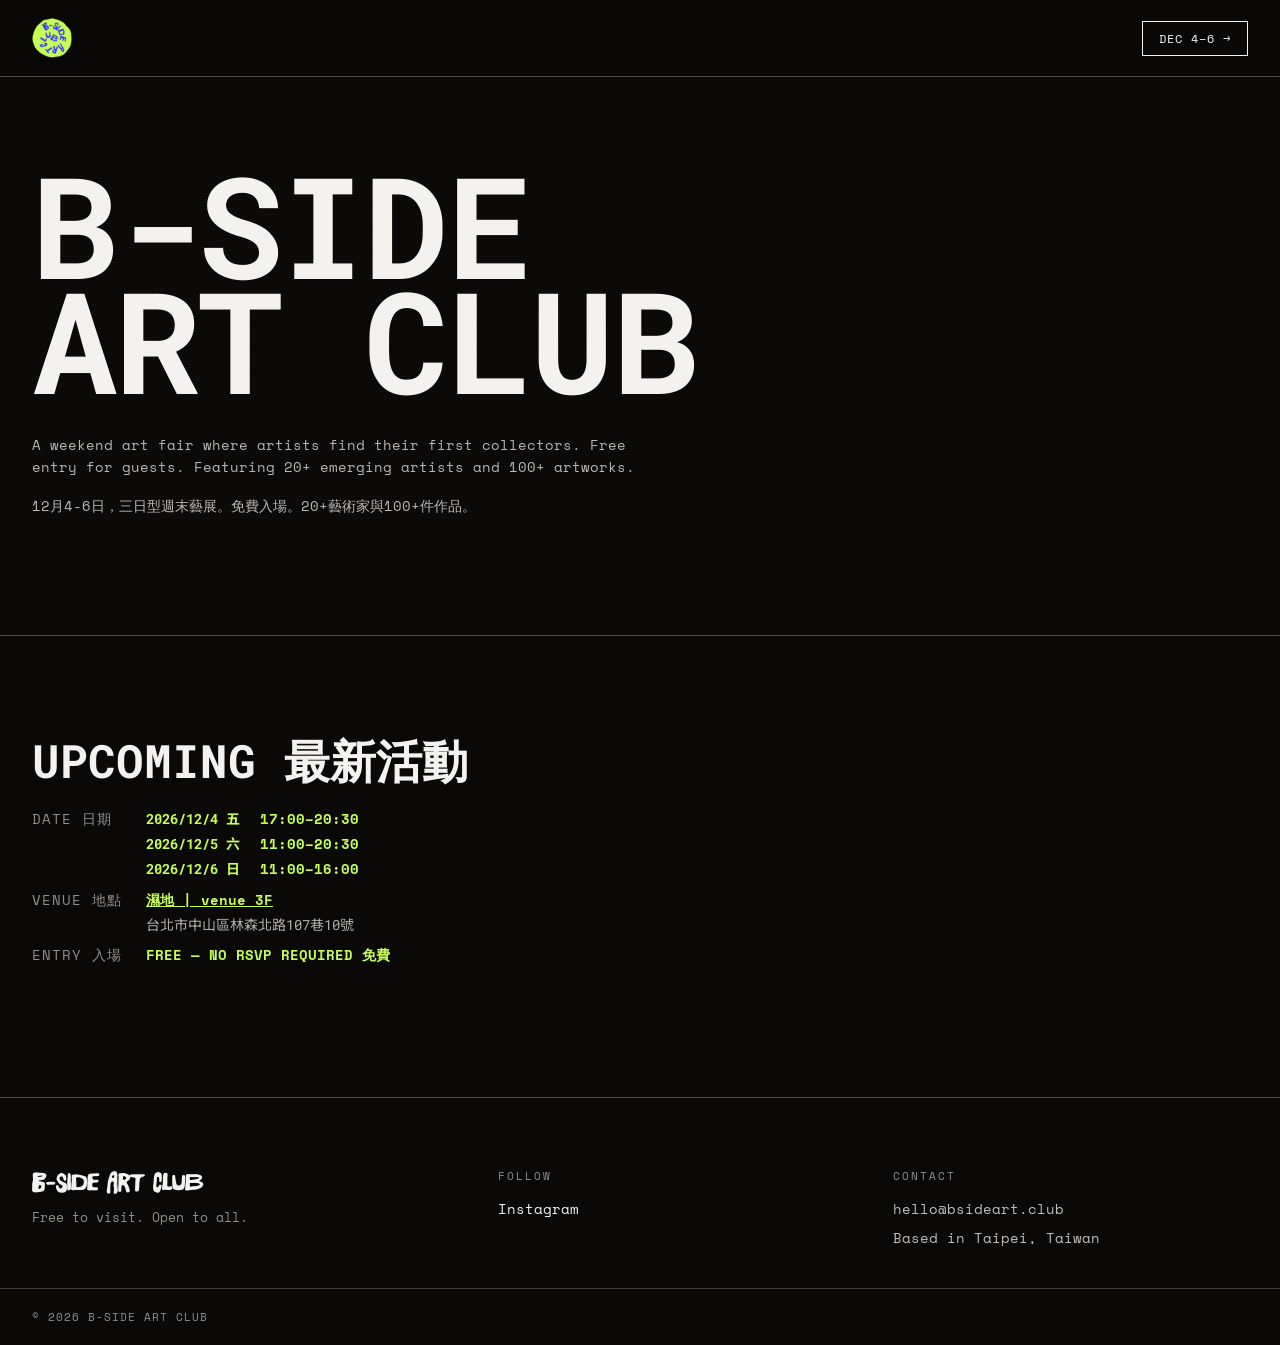
<file: index.html>
<!DOCTYPE html>
<html lang="zh-Hant">

<head>
  <meta charset="utf-8">
  <meta name="viewport" content="width=device-width, initial-scale=1">
  <title>B-Side Art Club</title>
  <meta name="description" content="B-Side Art Club — A weekend art fair. Dec 4–6, 2026 at 濕地 | venue 3F, Taipei. Free entry. 三日型週末藝展，免費入場。">
  <link rel="preconnect" href="https://fonts.googleapis.com">
  <link rel="preconnect" href="https://fonts.gstatic.com" crossorigin>
  <link
    href="https://fonts.googleapis.com/css2?family=Space+Mono:wght@400;700&family=Roboto+Mono:wght@400;700&family=Noto+Sans+TC:wght@400;700&display=swap"
    rel="stylesheet">
  <link href="lovely-mess-webfont-full/webfonts/lovely-mess.css" rel="stylesheet">
  <style>
    :root {
      --bg: oklch(0.14 0.005 90);
      --bg-alt: oklch(0.11 0.005 90);
      --fg: oklch(0.96 0.005 90);
      --accent: #C5FF55;
      --accent-hover: #F2FF66;
      --line: oklch(0.4 0.005 90);
      --line-soft: oklch(0.35 0.005 90);
      --muted-1: oklch(0.8 0.01 90);
      --muted-2: oklch(0.78 0.01 90);
      --muted-3: oklch(0.75 0.01 90);
      --muted-4: oklch(0.65 0.01 90);
      --muted-5: oklch(0.65 0.005 90);
      --mono: 'Space Mono', monospace;
      --mono-head: 'Roboto Mono', 'Space Mono', monospace;
      --mono-head-zh: 'Roboto Mono', 'Noto Sans TC', monospace;
    }

    * {
      box-sizing: border-box;
    }

    html,
    body {
      margin: 0;
      padding: 0;
    }

    body {
      background: var(--bg);
      color: var(--fg);
      font-family: var(--mono);
      width: 100%;
      overflow-x: hidden;
    }

    a {
      color: var(--accent);
      text-decoration: none;
      cursor: pointer;
    }

    a:hover {
      color: var(--accent-hover);
    }

    ::selection {
      background: var(--accent);
      color: var(--bg);
    }

    @keyframes bside-marquee {
      from {
        transform: translateX(0);
      }

      to {
        transform: translateX(-50%);
      }
    }

    .btn {
      display: inline-block;
      padding: 16px 28px;
      font-size: 13px;
      letter-spacing: 1.5px;
      font-weight: 700;
      border: 1px solid var(--fg);
      color: inherit;
      background: transparent;
    }

    .btn-solid {
      background: var(--fg);
      color: var(--bg);
      border-color: var(--fg);
    }

    .btn-accent {
      background: var(--accent);
      color: var(--bg);
      border-color: var(--accent);
    }

    /* NAV */
    .nav {
      position: sticky;
      top: 0;
      z-index: 50;
      display: flex;
      justify-content: space-between;
      align-items: center;
      gap: 16px;
      padding: 18px 32px;
      background: oklch(0.14 0.005 90 / 0.92);
      backdrop-filter: blur(4px);
      border-bottom: 1px solid var(--line);
    }

    .nav-logo {
      font-family: var(--mono-head);
      font-weight: 700;
      font-size: 18px;
      letter-spacing: 0.5px;
    }

    .nav-logo img {
      display: block;
      width: 40px;
      height: 40px;
    }

    .nav-links {
      display: flex;
      gap: 24px;
      font-size: 13px;
      letter-spacing: 1px;
    }

    .nav-links a {
      color: inherit;
    }

    .nav-cta {
      border: 1px solid var(--fg);
      padding: 8px 16px;
      font-size: 12px;
      letter-spacing: 1px;
      color: inherit;
      white-space: nowrap;
    }

    /* HERO */
    .hero {
      position: relative;
      padding: 90px 32px 100px;
      border-bottom: 1px solid var(--line);
      background-image: repeating-linear-gradient(0deg, oklch(0.96 0.005 90 / 0.03) 0px, transparent 1px, transparent 3px);
    }

    .eyebrow {
      font-size: 11px;
      letter-spacing: 3px;
      color: var(--accent);
      margin-bottom: 24px;
    }

    .hero-title {
      font-family: var(--mono-head);
      font-weight: 700;
      font-size: clamp(52px, 11vw, 160px);
      line-height: 0.82;
      letter-spacing: -2px;
      max-width: 1100px;
      text-wrap: pretty;
      margin: 0;
    }

    .hero-desc {
      display: flex;
      flex-wrap: wrap;
      gap: 16px 40px;
      margin-top: 36px;
      max-width: 640px;
      font-size: 14px;
      line-height: 1.6;
      color: var(--muted-2);
    }

    .hero-actions {
      display: flex;
      gap: 16px;
      margin-top: 40px;
      flex-wrap: wrap;
    }

    /* TICKER */
    .ticker {
      background: var(--accent);
      color: var(--bg);
      padding: 10px 0;
      overflow: hidden;
      white-space: nowrap;
      border-bottom: 1px solid var(--line);
    }

    .ticker-track {
      display: inline-block;
      white-space: nowrap;
      font-family: var(--mono-head);
      font-weight: 700;
      font-size: 15px;
      letter-spacing: 2px;
      animation: bside-marquee 18s linear infinite;
    }

    /* SECTION SHELL */
    section {
      padding: 100px 32px;
      border-bottom: 1px solid var(--line);
    }

    .section-label {
      font-size: 11px;
      letter-spacing: 3px;
      color: var(--accent);
      margin-bottom: 16px;
    }

    .grid-2 {
      display: grid;
      grid-template-columns: 1fr 1fr;
      gap: 60px;
    }

    /* ABOUT */
    .about-title {
      font-family: var(--mono-head);
      font-weight: 700;
      font-size: clamp(32px, 4vw, 56px);
      line-height: 1.02;
      margin: 0 0 28px;
      text-wrap: pretty;
    }

    .about-body {
      display: flex;
      flex-direction: column;
      gap: 18px;
      font-size: 15px;
      line-height: 1.7;
      color: var(--muted-1);
      max-width: 520px;
    }

    .about-body .highlight {
      color: var(--fg);
      font-weight: 700;
    }

    .about-images {
      display: grid;
      grid-template-columns: 1fr 1fr;
      gap: 12px;
      align-self: start;
    }

    .img-slot {
      display: flex;
      align-items: center;
      justify-content: center;
      text-align: center;
      padding: 12px;
      background: color-mix(in oklch, var(--fg) 6%, transparent);
      border: 1px dashed var(--line);
      color: var(--muted-4);
      font-size: 12px;
      letter-spacing: 0.5px;
      line-height: 1.5;
    }

    .img-slot--tall {
      aspect-ratio: 3 / 4;
      grid-row: span 2;
    }

    .img-slot--square {
      aspect-ratio: 1 / 1;
    }

    /* EVENT */
    .event-title {
      font-family: var(--mono-head);
      font-weight: 700;
      font-size: clamp(30px, 3.6vw, 46px);
      line-height: 1.05;
      margin: 0 0 24px;
      text-wrap: pretty;
    }

    .event-facts {
      display: grid;
      grid-template-columns: auto 1fr;
      gap: 10px 24px;
      font-size: 14px;
      margin-bottom: 32px;
    }

    .event-facts dt {
      color: var(--muted-4);
      letter-spacing: 1px;
    }

    .event-facts dd {
      margin: 0;
      font-weight: 700;
    }

    .event-facts dd a {
      text-decoration: underline;
      cursor: pointer;
    }

    .event-facts dd.accent {
      color: var(--accent);
    }

    .schedule {
      display: grid;
      grid-template-columns: auto 1fr;
      gap: 4px 20px;
    }

    .schedule .day {
      font-family: var(--mono-head-zh);
    }

    .venue-addr {
      display: block;
      margin-top: 4px;
      font-weight: 400;
      color: var(--muted-3);
      font-family: var(--mono-head-zh);
    }

    .lineup-label {
      font-size: 12px;
      letter-spacing: 2px;
      color: var(--muted-4);
      margin-bottom: 16px;
    }

    .lineup-box {
      border: 1px dashed var(--line);
      padding: 40px 24px;
      text-align: center;
    }

    .lineup-box strong {
      display: block;
      font-family: var(--mono-head);
      font-weight: 700;
      font-size: 22px;
      color: var(--accent);
    }

    .lineup-box span {
      display: block;
      font-size: 13px;
      color: var(--muted-4);
      margin-top: 10px;
    }

    /* FOOTER */
    .footer {
      padding: 70px 32px 40px;
      display: grid;
      grid-template-columns: 1.2fr 1fr 1fr;
      gap: 40px;
      border-bottom: none;
    }

    .footer-logo {
      font-family: 'LovelyMessRegular', var(--mono-head);
      font-weight: normal;
      font-size: 26px;
      margin-bottom: 12px;
    }

    .footer-tag {
      font-size: 13px;
      line-height: 1.6;
      color: var(--muted-4);
      max-width: 320px;
    }

    .footer-col-label {
      font-size: 11px;
      letter-spacing: 2px;
      color: var(--muted-4);
      margin-bottom: 14px;
    }

    .footer-links {
      display: flex;
      flex-direction: column;
      gap: 8px;
      font-size: 14px;
    }

    .footer-links a {
      color: inherit;
    }

    .footer-contact {
      display: flex;
      flex-direction: column;
      gap: 8px;
      font-size: 14px;
      color: var(--muted-1);
    }

    .footer-bottom {
      padding: 20px 32px;
      border-top: 1px solid var(--line-soft);
      font-size: 11px;
      letter-spacing: 1px;
      color: var(--muted-5);
      display: flex;
      justify-content: space-between;
      flex-wrap: wrap;
      gap: 8px;
    }

    @media (max-width: 800px) {
      .nav {
        padding: 14px 20px;
        flex-wrap: wrap;
      }

      .nav-links {
        display: none;
      }

      .hero {
        padding: 60px 20px 70px;
      }

      section {
        padding: 64px 20px;
      }

      .grid-2,
      .footer {
        grid-template-columns: 1fr;
        gap: 40px;
      }

      .about-images {
        align-self: auto;
      }

      .footer {
        padding: 50px 20px 30px;
      }

      .footer-bottom {
        padding: 16px 20px;
      }
    }
  </style>
</head>

<body>

  <!-- NAV -->
  <nav class="nav">
    <div class="nav-logo"><img src="android-chrome-192x192.png" alt="B-Side Art Club"></div>
    <!-- <div class="nav-links">
      <a href="#about">MANIFESTO</a>
      <a href="#event">NEXT UP</a>
      <a href="#artists">OPEN CALL</a>
    </div> -->
    <a href="#event" class="nav-cta">DEC 4–6 →</a>
  </nav>

  <!-- HERO -->
  <div class="hero">
    <h1 class="hero-title">B-SIDE<br>ART CLUB</h1>
    <div class="hero-desc">
      <div>A weekend art fair where artists find their first collectors. Free entry for guests. Featuring 20+ emerging
        artists and 100+ artworks.</div>
      <div>12月4-6日，三日型週末藝展。免費入場。20+藝術家與100+件作品。</div>
      <div class="hero-actions">
        <!-- <a href="#event" class="btn btn-solid">SEE NEXT EVENT →</a> -->
        <!-- <a href="#artists" class="btn">SUBMIT WORK</a> -->
      </div>
    </div>
  </div>

  <!-- TICKER
  <div class="ticker">
    <div class="ticker-track">FREE ENTRY &nbsp;·&nbsp; NO GATEKEEPING &nbsp;·&nbsp; ALL MEDIUMS WELCOME &nbsp;·&nbsp;
      CASH &amp; CARD &nbsp;·&nbsp; FREE ENTRY &nbsp;·&nbsp; NO GATEKEEPING &nbsp;·&nbsp; ALL MEDIUMS WELCOME
      &nbsp;·&nbsp; CASH &amp; CARD &nbsp;·</div>
  </div> -->

  <!-- ABOUT / MANIFESTO
  <section id="about" class="grid-2">
    <div>
      <div class="section-label">01 / MANIFESTO</div>
      <h2 class="about-title">WE'RE NOT A GALLERY. WE'RE A ROOM FULL OF PEOPLE WHO MAKE THINGS.</h2>
      <div class="about-body">
        <div>B-Side started because the front-of-house scene left too much on the cutting room floor. No submission fees
          that price out broke artists. No juried committee deciding what counts as "art." No white cube silence.</div>
        <div>Every market runs in a raw space — warehouses, basements, whatever venue will let us turn the sound system
          up. Vendors bring the work. We bring the crowd, the speakers, and a bar.</div>
        <div class="highlight">Free to attend. Join us, it's gonna be fun!</div>
      </div>
    </div>
    <div class="about-images">
      <div class="img-slot img-slot--tall">市集現場，遠景</div>
      <div class="img-slot img-slot--square">藝術家與人群</div>
      <div class="img-slot img-slot--square">攤位細節 / 刊物桌</div>
    </div>
  </section> -->

  <!-- NEXT EVENT -->
  <section id="event">
    <!-- <div class="section-label">01 / NEXT UP</div> -->
    <div style="grid-template-columns: 1.1fr 1fr;">
      <div>
        <h2 class="event-title">UPCOMING 最新活動</h2>
        <dl class="event-facts">
          <dt>DATE 日期</dt>
          <dd class="accent schedule">
            <span class="day">2026/12/4 五</span><span>17:00–20:30</span>
            <span class="day">2026/12/5 六</span><span>11:00–20:30</span>
            <span class="day">2026/12/6 日</span><span>11:00–16:00</span>
          </dd>
          <dt>VENUE 地點</dt>
          <dd>
            <a href="https://maps.app.goo.gl/T7mLmWGaYgYKjQZj6" target="_blank" rel="noopener noreferrer">濕地 | venue 3F</a>
            <span class="venue-addr">台北市中山區林森北路107巷10號</span>
          </dd>
          <dt>ENTRY 入場</dt>
          <dd class="accent">FREE — NO RSVP REQUIRED 免費</dd>
        </dl>
      </div>
      <!-- <div>
        <div class="lineup-label">LINEUP</div>
        <div class="lineup-box">
          <strong>LAUNCHING SOON</strong>
          <span>Artist lineup drops closer to the date.</span>
        </div>
      </div> -->
    </div>
  </section>

  <!-- FOOTER -->
  <div class="footer">
    <div>
      <div class="footer-logo">B-SIde Art Club</div>
      <div class="footer-tag">Free to visit. Open to all.</div>
    </div>
    <div>
      <div class="footer-col-label">FOLLOW</div>
      <div class="footer-links">
        <a href="https://www.instagram.com/bsideartclub/" target="_blank" rel="noopener noreferrer">Instagram</a>
      </div>
    </div>
    <div>
      <div class="footer-col-label">CONTACT</div>
      <div class="footer-contact">
        <div>hello@bsideart.club</div>
        <div>Based in Taipei, Taiwan</div>
      </div>
    </div>
  </div>
  <div class="footer-bottom">
    <div>© 2026 B-SIDE ART CLUB</div>
  </div>


</body>

</html>
</file>
<file: lovely-mess-webfont-full/webfonts/lovely-mess.css>
/*
Font: 		Lovely Mess
Style: 		Regular
URL: 		https://youworkforthem.com/font/T30079/lovely-mess
Foundry: 	Struvictory.art
Foundry: 	https://youworkforthem.com/designer/1913/struvictory-art
Copyright:	Copyright (c) 2025 by Struvictory.art. All rights reserved.
Version: 	18
Created:	April 02, 2026
License: 	https://www.youworkforthem.com/font-license 
License: 	The WebFont(s) listed in this document must follow the YouWorkForThem
			WebFont license rules. All other parties are strictly restricted 
			from using the WebFonts(s) listed without a purchased license. 
			All details above must always remain unaltered and visible in your CSS.
*/

@font-face {
	font-family: 'LovelyMessRegular';
	src: url('lovely-mess.woff2') format('woff2'),
	     url('lovely-mess.woff') format('woff');
	font-weight: normal;
	font-style: normal;
	font-display: swap;
}
</file>
